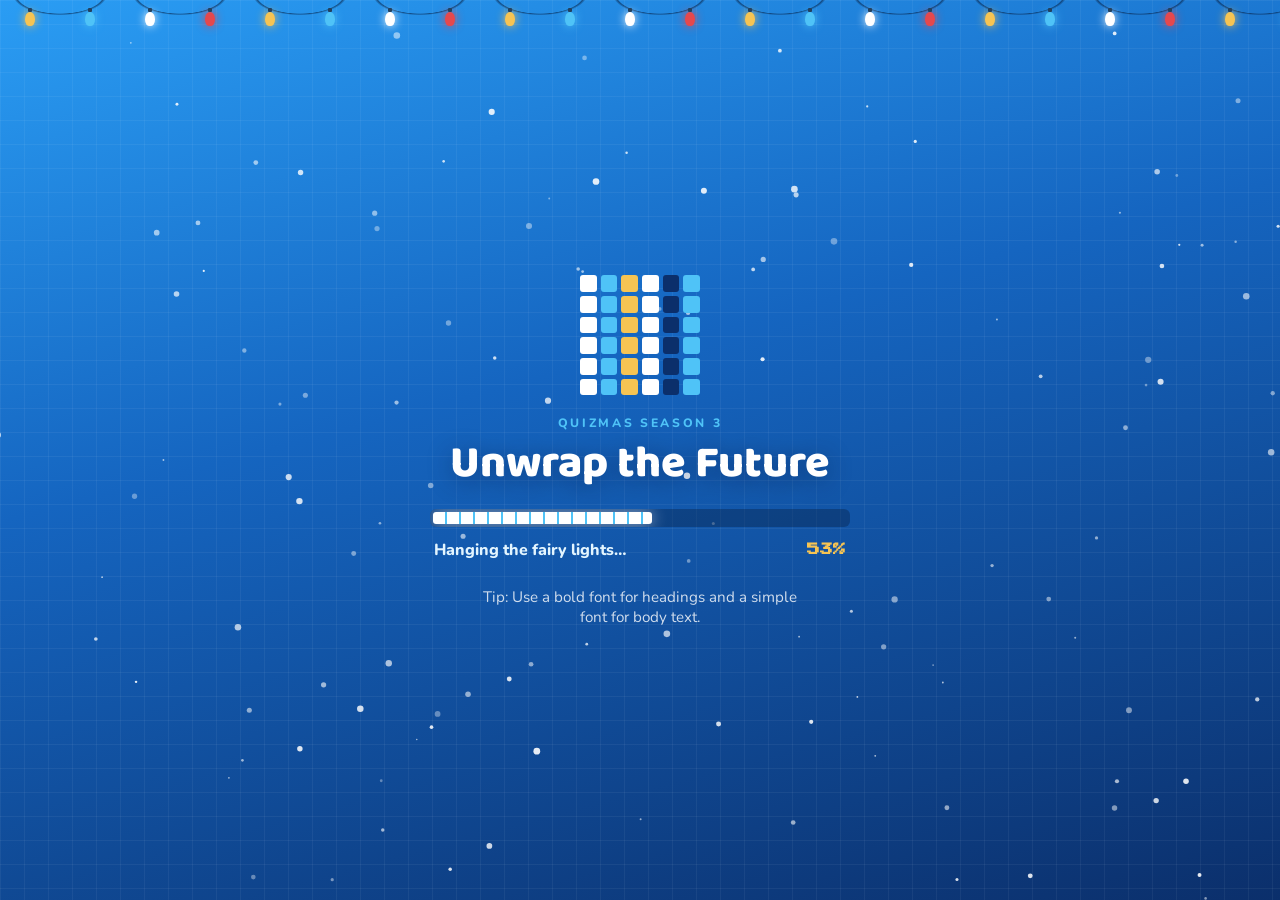
<file: index.html>
<!doctype html>
<html lang="en">
<head>
<meta charset="utf-8">
<meta name="viewport" content="width=device-width, initial-scale=1, viewport-fit=cover, user-scalable=no">
<meta name="theme-color" content="#0b2f6b">
<title>Pixel Panic · Quizmas Game Hub</title>
<meta name="description" content="Quizmas Season 3 graphic design game: help Pixel the elf design the perfect poster before the deadline.">
<link rel="icon" href="favicon.svg" type="image/svg+xml">
<link rel="preload" href="fonts/baloo-2-latin-800-normal.woff2" as="font" type="font/woff2" crossorigin>
<link rel="preload" href="fonts/press-start-2p-latin-400-normal.woff2" as="font" type="font/woff2" crossorigin>
<link rel="stylesheet" href="css/app.css">
<script type="importmap">{ "imports": { "three": "./vendor/three.module.min.js" } }</script>
</head>
<body>
<canvas id="snow" aria-hidden="true"></canvas>
<div id="lights" aria-hidden="true"></div>

<!-- 1. LOADER -->
<section id="loader" class="screen active" aria-live="polite">
  <div class="loader-card">
    <div class="pixel-grid" aria-hidden="true"></div>
    <p class="season">QUIZMAS SEASON 3</p>
    <h1 class="loader-title">Unwrap the Future</h1>
    <div class="loader-bar" role="progressbar" aria-label="Loading the game" aria-valuemin="0" aria-valuemax="100" aria-valuenow="0">
      <div class="loader-fill"></div>
    </div>
    <p class="loader-status"><span id="loaderText">Sharpening the pencils…</span> <b id="loaderPct">0%</b></p>
    <p class="loader-tip" id="loaderTip">Tip: Use a bold font for headings and a simple font for body text.</p>
  </div>
</section>

<!-- 2. SNOW GLOBE (3D) + INTRO -->
<section id="globe" class="screen">
  <div id="globeStage" aria-hidden="true"></div>
  <p class="globe-hint" id="globeHint"><span class="tap-dot"></span>Tap the snow globe to shake it</p>
  <div class="intro" id="intro">
    <p class="track">Graphic Design Track · Game 2</p>
    <h1 class="pp-title"><span>PIXEL</span><span>PANIC</span></h1>
    <p class="pp-sub">The Perfect Poster Challenge</p>
    <div class="panel intro-card">
      <p>Pixel the elf has a poster due in 5 minutes and needs a real designer. That's you!</p>
      <ul class="how">
        <li><b>1</b><span>Pick the fonts</span></li>
        <li><b>2</b><span>Order the text</span></li>
        <li><b>3</b><span>Match the colours</span></li>
        <li><b>4</b><span>Finish the poster</span></li>
      </ul>
      <button class="btn btn-gold" id="startBtn">Start Game</button>
    </div>
  </div>
</section>

<!-- 3. ENTRY -->
<section id="entry" class="screen">
  <form class="panel entry-panel" id="entryForm" novalidate>
    <h2>Who's designing?</h2>
    <p class="muted">Your score is saved to the Quizmas leaderboard.</p>
    <label for="playerName">Your name</label>
    <input id="playerName" name="playerName" autocomplete="name" maxlength="40" placeholder="e.g. Ada Okafor" required>
    <label for="quizmasId">Quizmas ID</label>
    <input id="quizmasId" name="quizmasId" autocomplete="off" maxlength="20" placeholder="e.g. QZ-1024" required>
    <p class="form-error" id="entryError" role="alert"></p>
    <p class="attempt-note" id="attemptNote"></p>
    <button class="btn btn-gold" type="submit">Continue</button>
  </form>
</section>

<!-- 4. DESIGN BRIEF -->
<section id="brief" class="screen">
  <div class="brief-wrap">
    <div class="elf-big" id="elfBrief"></div>
    <div class="speech" id="briefSpeech"></div>
    <article class="brief-card" id="briefCard"></article>
  </div>
  <button class="skip" id="skipBrief">Skip ›</button>
</section>

<!-- 5. GAME -->
<section id="game" class="screen">
  <header class="hud">
    <div class="stages" id="stageDots">
      <span data-s="1"><i>1</i><em>Fonts</em></span>
      <span data-s="2"><i>2</i><em>Hierarchy</em></span>
      <span data-s="3"><i>3</i><em>Colours</em></span>
      <span data-s="4"><i>4</i><em>Poster</em></span>
    </div>
    <div class="timer" id="timer"><svg viewBox="0 0 36 36"><circle cx="18" cy="18" r="15.5" class="t-bg"/><circle cx="18" cy="18" r="15.5" class="t-fg" id="timerRing"/></svg><b id="timerText">0:45</b></div>
    <button class="icon-btn" id="briefBtn" aria-label="Show the design brief">📋</button>
    <button class="icon-btn" id="muteBtn" aria-label="Sound on"><span>🔊</span></button>
  </header>
  <div class="play">
    <div class="poster-area" id="posterArea">
      <div class="easel" id="easel"><div class="poster-holder" id="posterHolder"></div></div>
    </div>
    <aside class="side panel" id="side">
      <div class="side-head">
        <div class="elf-mini" id="elfMini"></div>
        <div>
          <h2 id="sideTitle">Choose your fonts</h2>
          <p id="sideText" class="muted"></p>
        </div>
      </div>
      <p class="says" id="elfSays" hidden></p>
      <div id="sideBody"></div>
      <div class="side-actions" id="sideActions"></div>
    </aside>
  </div>
  <div class="toast" id="toast" role="status"></div>
</section>

<!-- 6. RESULTS -->
<section id="results" class="screen">
  <div class="results-wrap">
    <div class="street" id="street">
      <div class="billboard" id="billboard">
        <div class="bulbs" id="bulbs"></div>
        <div class="bb-snow"></div>
        <div class="bb-poster" id="bbPoster"></div>
        <div class="bb-legs"><i></i><i></i></div>
      </div>
    </div>
    <div class="panel results-panel" id="resultsPanel">
      <p class="season">PIXEL PANIC · RESULTS</p>
      <h2 id="resultsName">Well done!</h2>
      <div class="score-ring">
        <svg viewBox="0 0 120 120"><circle cx="60" cy="60" r="52" class="r-bg"/><circle cx="60" cy="60" r="52" class="r-fg" id="scoreRing"/></svg>
        <div class="score-num"><b id="scoreNum">0</b><span>/ 100</span></div>
      </div>
      <p class="level" id="levelText"></p>
      <p class="attempt-tag" id="attemptTag"></p>
      <div class="breakdown" id="breakdown"></div>
      <div class="feedback" id="feedback"></div>
      <div class="choices" id="choices"></div>
      <p class="save-status" id="saveStatus"></p>
      <div class="results-actions">
        <button class="btn btn-gold" id="badgeBtn">Download my Design Badge</button>
        <button class="btn btn-ghost" id="againBtn">Play again (practice)</button>
      </div>
    </div>
  </div>
  <canvas id="confetti" aria-hidden="true"></canvas>
</section>

<noscript><p class="noscript">Pixel Panic needs JavaScript turned on.</p></noscript>
<script src="vendor/gsap.min.js"></script>
<script src="js/config.js"></script>
<script type="module" src="js/app.js"></script>
</body>
</html>
</file>
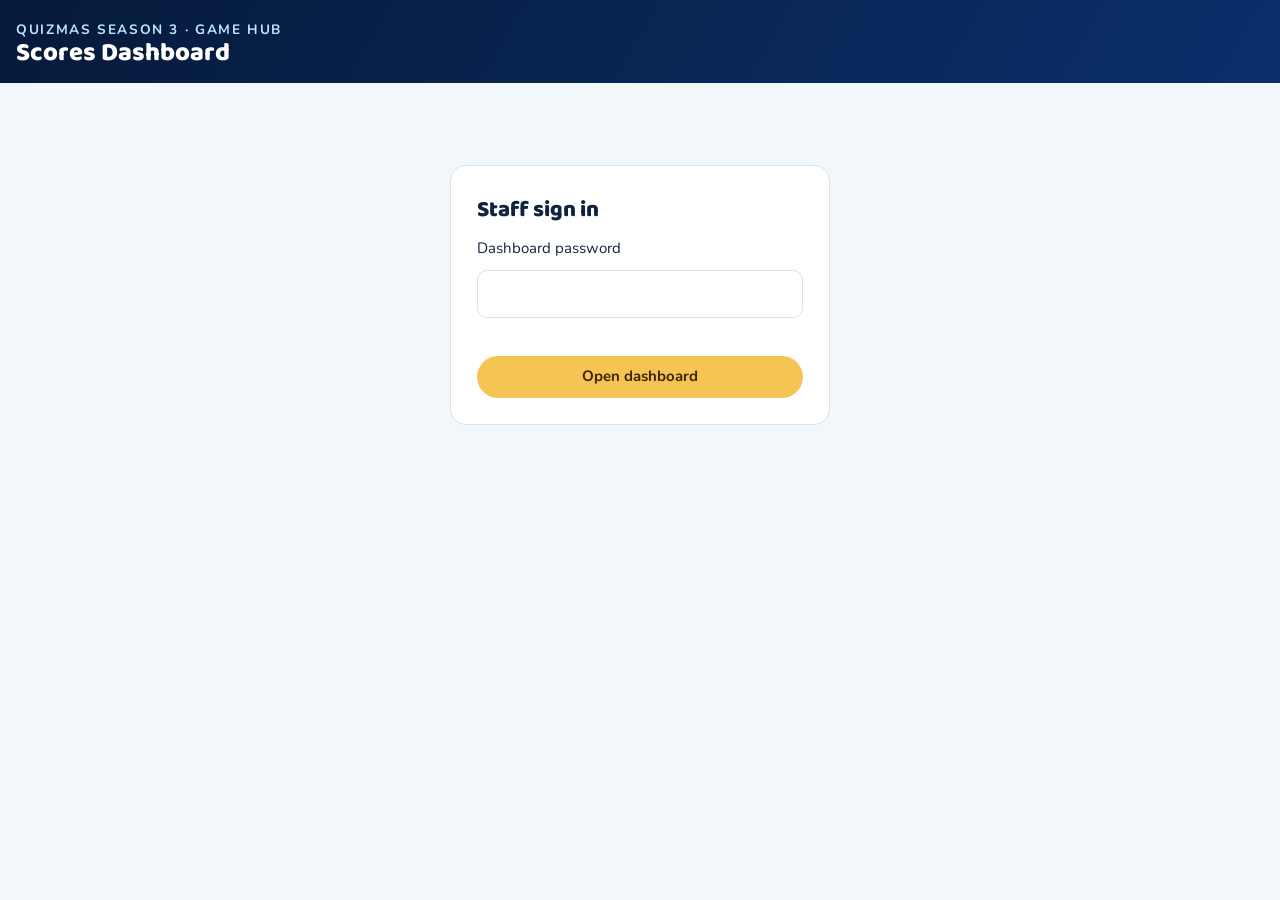
<file: dashboard/index.html>
<!doctype html>
<html lang="en">
<head>
<meta charset="utf-8">
<meta name="viewport" content="width=device-width, initial-scale=1">
<meta name="robots" content="noindex">
<title>Quizmas Scores Dashboard</title>
<link rel="icon" href="../favicon.svg" type="image/svg+xml">
<style>
@font-face { font-family: "Baloo 2"; src: url(../fonts/baloo-2-latin-800-normal.woff2) format("woff2"); font-weight: 800; }
@font-face { font-family: "Nunito"; src: url(../fonts/nunito-latin-400-normal.woff2) format("woff2"); font-weight: 400; }
@font-face { font-family: "Nunito"; src: url(../fonts/nunito-latin-700-normal.woff2) format("woff2"); font-weight: 700; }
/* Staff dashboard: calm, readable, Decipher blues. */
:root { --navy: #0b2f6b; --deep: #061a3a; --sky: #4fc3f7; --bg: #f2f7fb; --card: #ffffff; --line: #d8e3ee; --ink: #10233f; --muted: #5b6f8a; --gold: #f6c453; --good: #148a5b; --practice: #8a6d1d; }
* { box-sizing: border-box; }
[hidden] { display: none !important; }
body { margin: 0; background: var(--bg); color: var(--ink); font: 400 15px/1.45 Nunito, system-ui, sans-serif; }
header { background: linear-gradient(120deg, var(--deep), var(--navy)); color: #fff; padding: 18px max(16px, env(safe-area-inset-left, 0px)); }
.wrap { max-width: 1280px; margin: 0 auto; padding-left: max(16px, env(safe-area-inset-left, 0px)); padding-right: max(16px, env(safe-area-inset-right, 0px)); }
header .wrap { display: flex; align-items: center; gap: 14px; flex-wrap: wrap; padding: 0; }
h1 { font: 800 1.6rem/1 "Baloo 2", sans-serif; margin: 0; }
header p { margin: 2px 0 0; color: #bfe6ff; font-weight: 700; font-size: .85rem; letter-spacing: .12em; text-transform: uppercase; }
header .spacer { flex: 1; }
button, select, input { font: inherit; }
.btn { border: 0; border-radius: 999px; padding: 10px 18px; font-weight: 700; cursor: pointer; background: var(--sky); color: var(--deep); }
.btn.ghost { background: rgba(255,255,255,.14); color: #fff; border: 1px solid rgba(255,255,255,.3); }
.btn.gold { background: var(--gold); color: #3b2500; }
.btn:focus-visible, input:focus-visible, select:focus-visible { outline: 3px solid var(--sky); outline-offset: 2px; }
main { padding-block: 22px 40px; }
.login { max-width: 380px; margin: 60px auto; background: var(--card); border: 1px solid var(--line); border-radius: 16px; padding: 26px; display: grid; gap: 10px; }
.login h2 { margin: 0; font: 800 1.4rem "Baloo 2", sans-serif; }
.login input { padding: 12px 14px; border-radius: 10px; border: 1px solid var(--line); }
.err { color: #b42318; font-weight: 700; min-height: 1.2em; margin: 0; }
.note { background: #fff8e1; border: 1px solid #f1d58a; border-radius: 12px; padding: 12px 14px; margin-bottom: 16px; font-weight: 700; color: #6b5200; }
.tiles { display: grid; grid-template-columns: repeat(auto-fit, minmax(180px, 1fr)); gap: 12px; margin-bottom: 18px; }
.tile { background: var(--card); border: 1px solid var(--line); border-radius: 14px; padding: 14px 16px; }
.tile span { color: var(--muted); font-weight: 700; font-size: .85rem; }
.tile b { display: block; font: 800 2rem/1.1 "Baloo 2", sans-serif; color: var(--navy); font-variant-numeric: tabular-nums; }
.tools { display: flex; gap: 10px; flex-wrap: wrap; align-items: center; margin-bottom: 12px; }
.tools input, .tools select { padding: 10px 12px; border-radius: 10px; border: 1px solid var(--line); background: #fff; min-width: 0; }
.tools input { flex: 1 1 220px; }
.tools .right { margin-left: auto; display: flex; gap: 8px; flex-wrap: wrap; }
.tools .btn { background: var(--navy); color: #fff; }
.table-box { background: var(--card); border: 1px solid var(--line); border-radius: 14px; overflow-x: auto; }
table { width: 100%; border-collapse: collapse; font-size: .92rem; }
th, td { padding: 10px 12px; text-align: left; border-bottom: 1px solid var(--line); white-space: nowrap; }
td.wrap { white-space: normal; min-width: 260px; }
th { background: #eaf2f9; font-weight: 700; cursor: pointer; position: sticky; top: 0; user-select: none; }
th[aria-sort="ascending"]::after { content: " ▲"; font-size: .7em; }
th[aria-sort="descending"]::after { content: " ▼"; font-size: .7em; }
td.num { text-align: right; font-variant-numeric: tabular-nums; }
.pill { display: inline-block; padding: 2px 10px; border-radius: 999px; font-weight: 700; font-size: .8rem; }
.pill.official { background: #dcf5ea; color: var(--good); }
.pill.practice { background: #fdf0cc; color: var(--practice); }
.empty { padding: 40px; text-align: center; color: var(--muted); font-weight: 700; }
.updated { color: var(--muted); font-size: .85rem; margin: 10px 2px 0; }
</style>
</head>
<body>
<header>
  <div class="wrap">
    <div><p>Quizmas Season 3 · Game Hub</p><h1>Scores Dashboard</h1></div>
    <div class="spacer"></div>
    <button class="btn ghost" id="refreshBtn" hidden>Refresh</button>
    <button class="btn ghost" id="logoutBtn" hidden>Sign out</button>
  </div>
</header>
<main class="wrap">
  <form class="login" id="login">
    <h2>Staff sign in</h2>
    <label for="key">Dashboard password</label>
    <input id="key" type="password" autocomplete="current-password" required>
    <p class="err" id="loginErr"></p>
    <button class="btn gold" type="submit">Open dashboard</button>
  </form>

  <section id="dash" hidden>
    <div class="note" id="localNote" hidden>The score sheet isn't connected yet, so this shows only the results saved on this device. Add the Google Sheet link in js/config.js to see everyone's scores.</div>
    <div class="tiles">
      <div class="tile"><span>Students played</span><b id="tPlayers">0</b></div>
      <div class="tile"><span>Average official score</span><b id="tAvg">0</b></div>
      <div class="tile"><span>Highest official score</span><b id="tTop">0</b></div>
      <div class="tile"><span>Games recorded (incl. practice)</span><b id="tRows">0</b></div>
    </div>
    <div class="tools">
      <input id="search" placeholder="Search name or Quizmas ID…" aria-label="Search name or Quizmas ID">
      <select id="gameFilter" aria-label="Filter by game"><option value="">All games</option></select>
      <select id="typeFilter" aria-label="Official or practice">
        <option value="Official">Official scores only</option>
        <option value="">Official + practice</option>
        <option value="Practice">Practice only</option>
      </select>
      <div class="right">
        <button class="btn" id="csvBtn">Export CSV</button>
        <button class="btn" id="xlsxBtn">Export Excel</button>
      </div>
    </div>
    <div class="table-box"><table id="tbl"><thead></thead><tbody></tbody></table></div>
    <p class="updated" id="updated"></p>
  </section>
</main>
<script src="../js/config.js"></script>
<script src="../vendor/xlsx.mini.min.js"></script>
<script>
const CFG = window.DR_CONFIG;
const $ = (id) => document.getElementById(id);
const COLS = ["Date & time", "Name", "Quizmas ID", "Game", "Official?", "Score", "Level", "Breakdown", "Progress", "Time (sec)", "Device"];
let all = [], headers = [], sortCol = "Score", sortDir = -1, keyCache = "";

function fromLocal() {
  // Test mode (no sheet connected): read the scores waiting on this device, from every Quizmas game.
  let q = [];
  try {
    for (let k = 0; k < localStorage.length; k++) {
      const key = localStorage.key(k);
      if (/_queue/.test(key)) q = q.concat(JSON.parse(localStorage.getItem(key) || "[]"));
    }
  } catch { q = []; }
  // Same columns as the Google Sheet. Older Design Rescue results get their breakdown built here.
  headers = ["Date & time", "Name", "Quizmas ID", "Game", "Official?", "Attempt", "Score", "Max", "Level", "Breakdown", "Progress", "Time (sec)", "Device", "Strength", "To improve", "Game key", "Details"];
  const bd = (r) => r.breakdown || (r.spotScore !== undefined ? `Spot ${r.spotScore}/30 · Layout ${r.layoutScore}/40 · Final touch ${r.finalTouchScore}/30` : "");
  const pr = (r) => r.progress || (r.problemsFound !== undefined ? `${r.problemsFound} problems found · ${r.corrections} corrections` : "");
  return q.map((r) => [r.timestamp, r.name, r.quizmasId, r.gameName, r.official ? "Official" : "Practice", r.attempt, r.score, r.maxScore, r.level, bd(r), pr(r), r.totalSeconds, r.device, r.strength, r.improve, r.game, ""]);
}

async function load(key) {
  if (!CFG.SHEETS_URL) {
    $("localNote").hidden = false;
    all = fromLocal();
    return true;
  }
  const res = await fetch(`${CFG.SHEETS_URL}?key=${encodeURIComponent(key)}&t=${Date.now()}`);
  const data = await res.json();
  if (!data.ok) throw new Error(data.error || "Could not load scores");
  headers = data.headers;
  all = data.rows;
  return true;
}

const idx = (name) => headers.indexOf(name);
function filtered() {
  const q = $("search").value.trim().toLowerCase();
  const g = $("gameFilter").value, t = $("typeFilter").value;
  return all.filter((r) => (!q || String(r[idx("Name")]).toLowerCase().includes(q) || String(r[idx("Quizmas ID")]).toLowerCase().includes(q))
    && (!g || r[idx("Game")] === g) && (!t || r[idx("Official?")] === t));
}
function fmtDate(v) {
  const d = new Date(v);
  return isNaN(d) ? String(v) : d.toLocaleString("en-GB", { day: "2-digit", month: "short", hour: "2-digit", minute: "2-digit" });
}
function render() {
  const games = [...new Set(all.map((r) => r[idx("Game")]))].filter(Boolean);
  const gf = $("gameFilter"), cur = gf.value;
  gf.innerHTML = `<option value="">All games</option>` + games.map((g) => `<option${g === cur ? " selected" : ""}>${g}</option>`).join("");
  const official = all.filter((r) => r[idx("Official?")] === "Official");
  const scores = official.map((r) => Number(r[idx("Score")]) || 0);
  $("tPlayers").textContent = new Set(all.map((r) => r[idx("Quizmas ID")])).size;
  $("tAvg").textContent = scores.length ? Math.round(scores.reduce((a, b) => a + b, 0) / scores.length) : 0;
  $("tTop").textContent = scores.length ? Math.max(...scores) : 0;
  $("tRows").textContent = all.length;

  const rows = filtered().sort((a, b) => {
    const x = a[idx(sortCol)], y = b[idx(sortCol)];
    return (typeof x === "number" && typeof y === "number" ? x - y : String(x).localeCompare(String(y))) * sortDir;
  });
  $("tbl").tHead.innerHTML = "<tr>" + COLS.map((c) => `<th scope="col" ${c === sortCol ? `aria-sort="${sortDir > 0 ? "ascending" : "descending"}"` : ""} data-c="${c}">${c}</th>`).join("") + "</tr>";
  $("tbl").tBodies[0].innerHTML = rows.length ? rows.map((r) => "<tr>" + COLS.map((c) => {
    const v = r[idx(c)];
    if (c === "Official?") return `<td><span class="pill ${String(v).toLowerCase()}">${v}</span></td>`;
    if (c === "Date & time") return `<td>${fmtDate(v)}</td>`;
    if (c === "Breakdown") return `<td class="wrap">${v ?? ""}</td>`;
    const num = typeof v === "number";
    return `<td class="${num ? "num" : ""}">${v ?? ""}</td>`;
  }).join("") + "</tr>").join("") : `<tr><td class="empty" colspan="${COLS.length}">No scores match yet.</td></tr>`;
  $("tbl").tHead.querySelectorAll("th").forEach((th) => th.addEventListener("click", () => {
    const c = th.dataset.c;
    sortDir = c === sortCol ? -sortDir : (c === "Name" || c === "Game" ? 1 : -1);
    sortCol = c;
    render();
  }));
  $("updated").textContent = `Showing ${rows.length} of ${all.length} · updated ${new Date().toLocaleTimeString("en-GB")}`;
}

function exportRows() { return [headers, ...filtered()]; }
function stamp() { return new Date().toISOString().slice(0, 16).replace(/[:T]/g, "-"); }
$("csvBtn").addEventListener("click", () => {
  const csv = exportRows().map((r) => r.map((v) => `"${String(v ?? "").replace(/"/g, '""')}"`).join(",")).join("\r\n");
  const a = document.createElement("a");
  a.href = URL.createObjectURL(new Blob(["﻿" + csv], { type: "text/csv;charset=utf-8" }));
  a.download = `quizmas-scores-${stamp()}.csv`;
  a.click();
});
$("xlsxBtn").addEventListener("click", () => {
  const ws = XLSX.utils.aoa_to_sheet(exportRows());
  ws["!cols"] = headers.map((h) => ({ wch: Math.max(10, h.length + 2) }));
  const wb = XLSX.utils.book_new();
  XLSX.utils.book_append_sheet(wb, ws, "Scores");
  XLSX.writeFile(wb, `quizmas-scores-${stamp()}.xlsx`);
});
["search", "gameFilter", "typeFilter"].forEach((id) => $(id).addEventListener("input", render));

async function open(key) {
  try {
    $("loginErr").textContent = "Loading…";
    await load(key);
    keyCache = key;
    try { sessionStorage.setItem("qz_dash_key", key); } catch { /* ignore */ }
    $("login").hidden = true;
    $("dash").hidden = false;
    $("refreshBtn").hidden = $("logoutBtn").hidden = false;
    render();
  } catch (e) {
    $("loginErr").textContent = e.message === "Wrong password" ? "That password isn't right." : "Couldn't reach the score sheet. Check the internet connection.";
  }
}
$("login").addEventListener("submit", (e) => { e.preventDefault(); open($("key").value.trim()); });
$("refreshBtn").addEventListener("click", () => open(keyCache));
$("logoutBtn").addEventListener("click", () => { try { sessionStorage.removeItem("qz_dash_key"); } catch { /* ignore */ } location.reload(); });
setInterval(() => { if (keyCache && !document.hidden) load(keyCache).then(render).catch(() => {}); }, 30000);
let saved = null;
try { saved = sessionStorage.getItem("qz_dash_key"); } catch { /* ignore */ }
if (saved) open(saved);
</script>
</body>
</html>
</file>
<file: css/app.css>
/* Pixel Panic · Quizmas Season 3
   Look: a bright Christmas design studio in Decipher sky blue, dark blue and white,
   with white "paper" panels, string lights and a pixel-style title. */
@font-face { font-family: "Baloo 2"; src: url(../fonts/baloo-2-latin-700-normal.woff2) format("woff2"); font-weight: 700; font-display: swap; }
@font-face { font-family: "Baloo 2"; src: url(../fonts/baloo-2-latin-800-normal.woff2) format("woff2"); font-weight: 800; font-display: swap; }
@font-face { font-family: "Nunito"; src: url(../fonts/nunito-latin-400-normal.woff2) format("woff2"); font-weight: 400; font-display: swap; }
@font-face { font-family: "Nunito"; src: url(../fonts/nunito-latin-700-normal.woff2) format("woff2"); font-weight: 700; font-display: swap; }
@font-face { font-family: "Nunito"; src: url(../fonts/nunito-latin-800-normal.woff2) format("woff2"); font-weight: 800; font-display: swap; }
@font-face { font-family: "Press Start 2P"; src: url(../fonts/press-start-2p-latin-400-normal.woff2) format("woff2"); font-display: swap; }
/* Poster fonts the student chooses from */
@font-face { font-family: "Playfair Display"; src: url(../fonts/playfair-display-latin-800-normal.woff2) format("woff2"); font-weight: 800; font-display: swap; }
@font-face { font-family: "Poppins"; src: url(../fonts/poppins-latin-500-normal.woff2) format("woff2"); font-weight: 500; font-display: swap; }
@font-face { font-family: "Poppins"; src: url(../fonts/poppins-latin-700-normal.woff2) format("woff2"); font-weight: 700; font-display: swap; }
@font-face { font-family: "Poppins"; src: url(../fonts/poppins-latin-800-normal.woff2) format("woff2"); font-weight: 800; font-display: swap; }
@font-face { font-family: "Bungee"; src: url(../fonts/bungee-latin-400-normal.woff2) format("woff2"); font-display: swap; }
@font-face { font-family: "Pacifico"; src: url(../fonts/pacifico-latin-400-normal.woff2) format("woff2"); font-display: swap; }
@font-face { font-family: "Creepster"; src: url(../fonts/creepster-latin-400-normal.woff2) format("woff2"); font-display: swap; }
@font-face { font-family: "Merriweather"; src: url(../fonts/merriweather-latin-400-normal.woff2) format("woff2"); font-weight: 400; font-display: swap; }
@font-face { font-family: "Merriweather"; src: url(../fonts/merriweather-latin-700-normal.woff2) format("woff2"); font-weight: 700; font-display: swap; }

:root {
  --deep: #061a3a;
  --navy: #0b2f6b;
  --blue: #1565c0;
  --sky: #4fc3f7;
  --ice: #e3f5ff;
  --white: #ffffff;
  --gold: #f6c453;
  --gold-deep: #d99a1e;
  --red: #e5484d;
  --good: #16a36a;
  --good-soft: #d9f7ea;
  --bad: #e5484d;
  --ink: #0b2f6b;
  --muted-ink: #4f6688;
  --paper: rgba(255, 255, 255, .95);
  --line: #cfe3f3;
  --display: "Baloo 2", "Trebuchet MS", system-ui, sans-serif;
  --body: "Nunito", system-ui, -apple-system, "Segoe UI", sans-serif;
  --pixel: "Press Start 2P", "Courier New", monospace;
  --radius: 22px;
  --safe-t: env(safe-area-inset-top, 0px);
  --safe-b: env(safe-area-inset-bottom, 0px);
  color-scheme: light;
}
* { box-sizing: border-box; }
[hidden] { display: none !important; }
html, body { margin: 0; height: 100%; }
body {
  background:
    linear-gradient(rgba(255,255,255,.05) 1px, transparent 1px) 0 0/24px 24px,
    linear-gradient(90deg, rgba(255,255,255,.05) 1px, transparent 1px) 0 0/24px 24px,
    linear-gradient(165deg, #2a9df4 0%, var(--blue) 42%, var(--navy) 100%);
  color: var(--white);
  font-family: var(--body);
  overflow: hidden;
  touch-action: manipulation;
  -webkit-tap-highlight-color: transparent;
  user-select: none;
}
button, input { font: inherit; }
.noscript { padding: 40px; text-align: center; }

#snow { position: fixed; inset: 0; width: 100%; height: 100%; z-index: 0; pointer-events: none; }
/* String lights along the top of every screen */
#lights { position: fixed; left: 0; right: 0; top: calc(-6px + var(--safe-t)); height: 46px; z-index: 1; pointer-events: none;
  background: radial-gradient(ellipse 60% 70% at 50% 0, transparent 60%, rgba(6,26,58,.55) 62%, transparent 66%) 0 0/120px 46px repeat-x; }
#lights i { position: absolute; top: 18px; width: 10px; height: 14px; border-radius: 50% 50% 45% 45%; animation: twinkle 1.6s ease-in-out infinite; }
#lights i::before { content: ""; position: absolute; top: -4px; left: 3px; width: 4px; height: 4px; background: #23415f; border-radius: 1px; }
@keyframes twinkle { 50% { opacity: .35; filter: none; } }

/* ---------- screens ---------- */
.screen {
  position: fixed; inset: 0; z-index: 2;
  display: none; align-items: center; justify-content: center;
  padding: calc(18px + var(--safe-t)) max(16px, env(safe-area-inset-right, 0px)) calc(16px + var(--safe-b)) max(16px, env(safe-area-inset-left, 0px));
}
.screen.active { display: flex; }
.panel { background: var(--paper); color: var(--ink); border-radius: var(--radius); box-shadow: 0 18px 50px rgba(6,26,58,.35), 0 0 0 1px rgba(255,255,255,.6) inset; }
h1, h2, h3 { font-family: var(--display); font-weight: 800; margin: 0; line-height: 1.05; }
.muted { color: var(--muted-ink); margin: .3em 0 0; }
.small { font-size: .9rem; }
.season { font: 800 .76rem/1 var(--body); letter-spacing: .22em; color: var(--sky); margin: 0 0 10px; text-transform: uppercase; }
.panel .season { color: var(--blue); }

.btn { border: 0; cursor: pointer; border-radius: 999px; padding: 14px 30px; font: 800 1.08rem/1 var(--display); letter-spacing: .02em; transition: transform .15s ease, box-shadow .15s ease, filter .15s; }
.btn:active { transform: scale(.96); }
.btn:focus-visible, .icon-btn:focus-visible, input:focus-visible, .chip:focus-visible, .tray-item:focus-visible, .tab:focus-visible { outline: 3px solid var(--gold); outline-offset: 3px; }
.btn-gold { background: linear-gradient(180deg, #ffe08a, var(--gold) 45%, var(--gold-deep)); color: #3b2500; box-shadow: 0 6px 0 #a96f0c, 0 14px 30px rgba(246,196,83,.35); }
.btn-gold:active { box-shadow: 0 2px 0 #a96f0c; transform: translateY(4px); }
.btn-ghost { background: var(--ice); color: var(--navy); }
.btn-blue { background: var(--blue); color: #fff; box-shadow: 0 5px 0 #0b3f86; }
.btn[disabled] { opacity: .45; pointer-events: none; }
.icon-btn { width: 44px; height: 44px; border-radius: 50%; border: 0; background: rgba(255,255,255,.18); color: #fff; cursor: pointer; font-size: 1.1rem; flex: none; }

/* ---------- loader ---------- */
.loader-card { text-align: center; width: min(420px, 92vw); }
.pixel-grid { width: 120px; height: 120px; margin: 0 auto 22px; display: grid; grid-template-columns: repeat(6, 1fr); gap: 4px; }
.pixel-grid i { border-radius: 3px; background: rgba(255,255,255,.14); animation: pix 1.8s ease-in-out infinite; }
@keyframes pix { 0%, 100% { transform: scale(.6); opacity: .4; } 50% { transform: scale(1); opacity: 1; } }
.loader-title { font-size: clamp(2rem, 7vw, 2.8rem); margin-bottom: 22px; text-shadow: 0 4px 24px rgba(6,26,58,.4); }
.loader-bar { position: relative; height: 18px; border-radius: 6px; background: rgba(6,26,58,.35); overflow: hidden; padding: 3px; }
.loader-fill { height: 100%; width: 0%; border-radius: 3px; background: repeating-linear-gradient(90deg, #fff 0 12px, var(--sky) 12px 14px); box-shadow: 0 0 16px rgba(255,255,255,.6); transition: width .25s ease-out; }
.loader-status { display: flex; justify-content: space-between; margin: 12px 4px 0; font-weight: 800; color: var(--ice); }
.loader-status b { font-family: var(--pixel); font-size: .8rem; color: var(--gold); font-variant-numeric: tabular-nums; align-self: center; }
.loader-tip { margin: 26px auto 0; max-width: 340px; color: rgba(255,255,255,.8); font-size: .95rem; min-height: 2.6em; }

/* ---------- globe + intro ---------- */
#globe { padding: 0; }
#globeStage { position: absolute; inset: 0; cursor: pointer; }
#globeStage canvas { display: block; }
.globe-hint { position: fixed; left: 0; right: 0; bottom: calc(9vh + var(--safe-b)); text-align: center; font: 800 1.2rem var(--display); margin: 0; display: flex; justify-content: center; align-items: center; gap: 10px; animation: bob 1.6s ease-in-out infinite; pointer-events: none; }
.tap-dot { width: 14px; height: 14px; border-radius: 50%; background: var(--gold); box-shadow: 0 0 0 0 rgba(246,196,83,.7); animation: ping 1.4s ease-out infinite; }
@keyframes ping { to { box-shadow: 0 0 0 18px rgba(246,196,83,0); } }
@keyframes bob { 0%, 100% { transform: translateY(0); } 50% { transform: translateY(-6px); } }
.intro { position: relative; z-index: 3; text-align: center; display: none; padding: 0 16px; width: min(560px, 100%); }
.intro .track { font-weight: 800; color: var(--ice); letter-spacing: .14em; text-transform: uppercase; font-size: .8rem; margin: 0 0 14px; }
.pp-title { font-family: var(--pixel); font-weight: 400; font-size: clamp(2.2rem, 10vw, 4.6rem); line-height: 1.15; display: flex; flex-direction: column; align-items: center; gap: .1em; text-shadow: 4px 4px 0 var(--navy), 8px 8px 0 rgba(6,26,58,.35); }
.pp-title span { display: inline-block; }
.pp-title span:last-child { color: var(--gold); }
.pp-sub { font: 800 clamp(1.15rem, 4vw, 1.6rem) var(--display); color: #fff; margin: 14px 0 18px; }
.intro-card { padding: 20px 22px; text-align: left; }
.intro-card p { margin: 0 0 12px; font-weight: 700; line-height: 1.4; }
.how { list-style: none; padding: 0; margin: 0 0 18px; display: grid; grid-template-columns: repeat(4, 1fr); gap: 8px; }
.how li { background: var(--ice); border-radius: 14px; padding: 10px 6px; text-align: center; font-weight: 800; font-size: .85rem; display: flex; flex-direction: column; align-items: center; gap: 6px; }
.how b { width: 30px; height: 30px; border-radius: 8px; display: grid; place-items: center; background: var(--blue); color: #fff; font: 400 .7rem var(--pixel); }
.intro-card .btn { width: 100%; }

/* ---------- entry ---------- */
.entry-panel { width: min(420px, 100%); padding: 28px 26px; display: flex; flex-direction: column; gap: 6px; }
.entry-panel h2 { font-size: 2rem; }
.entry-panel label { margin-top: 14px; font-weight: 800; font-size: .95rem; }
.entry-panel input { user-select: text; width: 100%; padding: 14px 16px; border-radius: 14px; font-size: 1.1rem; border: 2px solid var(--line); background: #f6fbff; color: var(--ink); }
.entry-panel input:focus { border-color: var(--blue); outline: none; }
.entry-panel .btn { margin-top: 18px; }
.form-error { color: var(--bad); min-height: 1.2em; margin: 8px 0 0; font-weight: 800; }
.attempt-note { margin: 0; color: #9a6a00; font-weight: 800; }

/* ---------- brief ---------- */
.brief-wrap { display: grid; grid-template-columns: auto 1fr; grid-template-areas: "elf speech" "card card"; gap: 16px; width: min(640px, 100%); align-items: center; }
.elf-big { grid-area: elf; width: clamp(110px, 24vw, 160px); }
.speech { grid-area: speech; position: relative; background: #fff; color: var(--navy); border-radius: 22px; padding: 16px 20px; font: 800 clamp(1rem, 3.4vw, 1.2rem)/1.35 var(--body); min-height: 4.2em; box-shadow: 0 12px 30px rgba(6,26,58,.3); }
.speech::before { content: ""; position: absolute; left: -12px; top: 30px; border: 12px solid transparent; border-right-color: #fff; border-left: 0; }
.brief-card { grid-area: card; position: relative; background: #fffdf6; color: var(--ink); border-radius: 6px 22px 22px 22px; padding: 22px 22px 20px; box-shadow: 0 18px 40px rgba(6,26,58,.35); transform: rotate(-1deg); }
.brief-card::before { content: "DESIGN BRIEF"; position: absolute; top: -14px; left: 18px; background: var(--red); color: #fff; font: 400 .62rem var(--pixel); padding: 8px 10px; border-radius: 6px; letter-spacing: .05em; }
.brief-card h2 { font-size: clamp(1.4rem, 5vw, 1.9rem); margin: 6px 0 2px; }
.brief-card .client { color: var(--muted-ink); font-weight: 700; margin: 0 0 12px; }
.brief-grid { display: grid; grid-template-columns: 1fr 1fr; gap: 10px; margin-bottom: 16px; }
.brief-grid div { background: #f0f8ff; border-radius: 12px; padding: 10px 12px; font-weight: 700; font-size: .92rem; line-height: 1.35; }
.brief-grid b { display: block; font: 800 .72rem var(--body); letter-spacing: .12em; text-transform: uppercase; color: var(--blue); margin-bottom: 3px; }
.brief-grid .wide { grid-column: 1 / -1; }
.brief-card .btn { width: 100%; }
.skip { position: absolute; top: calc(18px + var(--safe-t)); right: 16px; background: none; border: 0; color: rgba(255,255,255,.85); font: 800 1rem var(--display); cursor: pointer; padding: 10px; }

/* ---------- elf ---------- */
.elf svg { width: 100%; height: auto; display: block; overflow: visible; }
.elf .e-body { transform-origin: 50% 95%; animation: elfIdle 2.2s ease-in-out infinite; }
.elf.panic .e-body { animation: elfPanic .18s ease-in-out 8; }
.elf.cheer .e-body { animation: elfCheer .5s ease-in-out 2; }
@keyframes elfIdle { 0%, 100% { transform: translateY(0); } 50% { transform: translateY(-4px); } }
@keyframes elfPanic { 0%, 100% { transform: translateX(0) rotate(0); } 25% { transform: translateX(-4px) rotate(-3deg); } 75% { transform: translateX(4px) rotate(3deg); } }
@keyframes elfCheer { 0%, 100% { transform: translateY(0) scale(1); } 50% { transform: translateY(-14px) scale(1.05); } }

/* ---------- game ---------- */
#game { flex-direction: column; justify-content: flex-start; padding-top: calc(26px + var(--safe-t)); gap: 10px; }
.hud { width: 100%; max-width: 1200px; display: flex; align-items: center; gap: 10px; }
.stages { display: flex; gap: 6px; flex: 1; min-width: 0; }
.stages span { display: flex; align-items: center; gap: 8px; padding: 6px 12px 6px 6px; border-radius: 999px; background: rgba(255,255,255,.14); font-weight: 800; color: rgba(255,255,255,.7); min-width: 0; transition: all .3s; }
.stages i { font: 400 .62rem var(--pixel); width: 28px; height: 28px; display: grid; place-items: center; border-radius: 8px; background: rgba(255,255,255,.2); flex: none; font-style: normal; }
.stages em { font-style: normal; white-space: nowrap; overflow: hidden; text-overflow: ellipsis; }
.stages span.on { color: var(--navy); background: #fff; }
.stages span.on i { background: var(--blue); color: #fff; }
.stages span.done i { background: var(--good); color: transparent; position: relative; }
.stages span.done i::after { content: "✓"; position: absolute; color: #fff; font: 800 .9rem var(--body); }
.timer { position: relative; width: 58px; height: 58px; flex: none; }
.timer svg { width: 100%; height: 100%; transform: rotate(-90deg); }
.timer circle { fill: none; stroke-width: 3.4; }
.t-bg { stroke: rgba(255,255,255,.2); }
.t-fg { stroke: #fff; stroke-linecap: round; stroke-dasharray: 97.4; stroke-dashoffset: 0; transition: stroke .3s; }
.timer b { position: absolute; inset: 0; display: grid; place-items: center; font: 400 .62rem var(--pixel); }
.timer.low .t-fg { stroke: var(--gold); }
.timer.crit .t-fg { stroke: #ff8a8a; }
.timer.crit b { animation: pulse .5s ease-in-out infinite alternate; color: #ffd6d6; }
@keyframes pulse { to { transform: scale(1.14); } }

.play { flex: 1; width: 100%; max-width: 1200px; min-height: 0; display: flex; gap: 16px; }
.poster-area { flex: 1; min-width: 0; min-height: 0; position: relative; display: flex; align-items: center; justify-content: center; }
.easel { position: relative; padding: 10px 10px 26px; background: linear-gradient(#8a5a2b, #6b4423); border-radius: 10px; box-shadow: 0 20px 50px rgba(6,26,58,.45); }
.easel::after { content: ""; position: absolute; left: 50%; bottom: -16px; width: 70%; height: 18px; margin-left: -35%; background: #5a3a1e; border-radius: 0 0 8px 8px; }
.poster-holder { position: relative; }
.side { width: 350px; flex: none; padding: 18px; display: flex; flex-direction: column; gap: 12px; overflow: auto; }
.side-head { display: flex; gap: 12px; align-items: flex-start; }
.elf-mini { width: 62px; flex: none; }
.side h2 { font-size: 1.4rem; }
.side-actions { margin-top: auto; display: flex; gap: 10px; flex-wrap: wrap; position: sticky; bottom: -18px; margin-bottom: -18px; padding: 10px 0 18px; background: linear-gradient(180deg, rgba(255,255,255,0), var(--paper) 35%); }
.side-actions .btn { flex: 1; }
.says { margin: 0; background: var(--ice); color: var(--navy); border-radius: 14px; padding: 9px 13px; font-weight: 800; font-size: .92rem; line-height: 1.3; position: relative; }
.says::before { content: ""; position: absolute; left: 24px; top: -9px; border: 9px solid transparent; border-bottom-color: var(--ice); border-top: 0; }
.step-label { font: 800 .76rem var(--body); letter-spacing: .14em; color: var(--blue); text-transform: uppercase; margin: 0; }
.step-title { font: 800 1.12rem var(--display); margin: 2px 0 6px; }

.chips { display: grid; grid-template-columns: repeat(2, 1fr); gap: 8px; }
.chip { border: 2px solid var(--line); background: #fff; color: var(--ink); border-radius: 14px; padding: 8px; cursor: pointer; display: flex; flex-direction: column; align-items: center; gap: 4px; font-weight: 800; font-size: .82rem; transition: all .2s; position: relative; }
.chip .aa { font-size: 1.6rem; line-height: 1.2; }
.chip .tag { font: 800 .62rem var(--body); letter-spacing: .1em; text-transform: uppercase; padding: 2px 8px; border-radius: 999px; background: var(--ice); color: var(--blue); }
.chip .tag.display { background: #fff1d6; color: #9a6a00; }
.chip .tag.serif { background: #f1e6ff; color: #6b3fb0; }
.chip.sel { border-color: var(--blue); background: #eef7ff; box-shadow: 0 0 0 3px rgba(21,101,192,.18); transform: translateY(-2px); }
.chip.sel::after { content: "✓"; position: absolute; top: -8px; right: -8px; width: 24px; height: 24px; border-radius: 50%; background: var(--blue); color: #fff; display: grid; place-items: center; font-size: .8rem; }
.swatch { display: flex; width: 100%; height: 34px; border-radius: 8px; overflow: hidden; box-shadow: inset 0 0 0 1px rgba(0,0,0,.12); }
.swatch i { flex: 1; }
.meter { height: 12px; border-radius: 999px; background: #e3eef8; overflow: hidden; }
.meter i { display: block; height: 100%; width: 0; border-radius: inherit; transition: width .4s, background .4s; }
.meter-row { display: flex; justify-content: space-between; font-weight: 800; font-size: .9rem; margin-bottom: 6px; }
.wheel-row { display: flex; align-items: center; gap: 12px; margin-top: 10px; }
.wheel { width: 84px; height: 84px; flex: none; position: relative; border-radius: 50%; background: conic-gradient(red, orange, yellow, lime, cyan, blue, magenta, red); box-shadow: inset 0 0 0 14px rgba(255,255,255,.0); }
.wheel::after { content: ""; position: absolute; inset: 22px; border-radius: 50%; background: #fff; }
.wheel .dot { position: absolute; width: 18px; height: 18px; margin: -9px; border-radius: 50%; border: 3px solid #fff; box-shadow: 0 2px 6px rgba(0,0,0,.35); z-index: 2; transition: left .4s, top .4s; }
.wheel .lineconn { position: absolute; left: 50%; top: 50%; height: 2px; background: var(--navy); transform-origin: 0 50%; z-index: 1; transition: transform .4s, width .4s; }
.wheel-note { font-weight: 800; font-size: .88rem; color: var(--muted-ink); }
.size-row { display: grid; grid-template-columns: 1fr auto; align-items: center; gap: 4px 10px; margin-top: 6px; }
.size-row input { grid-column: 1 / -1; width: 100%; accent-color: var(--blue); height: 30px; }
.text-pick { display: flex; gap: 6px; flex-wrap: wrap; }
.text-pick button { border: 2px solid var(--line); background: #fff; border-radius: 999px; padding: 6px 12px; font-weight: 800; cursor: pointer; color: var(--ink); }
.text-pick button.sel { border-color: var(--blue); background: var(--blue); color: #fff; }

.tabs { display: flex; gap: 6px; }
.tab { flex: 1; border: 0; border-radius: 10px; padding: 8px; background: var(--ice); color: var(--navy); font-weight: 800; cursor: pointer; }
.tab.on { background: var(--blue); color: #fff; }
.tray { display: grid; grid-template-columns: repeat(4, 1fr); gap: 8px; }
.tray-item { aspect-ratio: 1; border: 2px solid var(--line); background: #fff; border-radius: 12px; padding: 6px; cursor: pointer; display: grid; place-items: center; position: relative; }
.tray-item svg { width: 100%; height: 100%; }
.tray-item:active { transform: scale(.94); }
.tray-item .count { position: absolute; top: -7px; right: -7px; min-width: 20px; height: 20px; border-radius: 999px; background: var(--blue); color: #fff; font: 800 .72rem/20px var(--body); text-align: center; padding: 0 5px; }
.tray-label { font-size: .78rem; font-weight: 700; color: var(--muted-ink); text-align: center; margin-top: 2px; }
.sel-tools { display: flex; gap: 6px; align-items: center; background: #f0f8ff; border-radius: 12px; padding: 8px; }
.sel-tools span { flex: 1; font-weight: 800; font-size: .88rem; }
.sel-tools button { border: 0; border-radius: 10px; padding: 8px 10px; background: #fff; color: var(--navy); font-weight: 800; cursor: pointer; box-shadow: 0 1px 0 var(--line); }
.sel-tools button.del { background: #ffe5e5; color: var(--bad); }

.toast { position: fixed; left: 50%; bottom: calc(24px + var(--safe-b)); transform: translate(-50%, 160%); background: #fff; color: var(--navy); padding: 12px 20px; border-radius: 999px; font-weight: 800; box-shadow: 0 10px 30px rgba(6,26,58,.35); transition: transform .35s cubic-bezier(.2,1.4,.4,1); z-index: 20; max-width: 92vw; text-align: center; }
.toast.show { transform: translate(-50%, 0); }
.toast.bad { background: #ffe5e5; }
.stage-card { position: absolute; inset: 0; z-index: 15; display: grid; place-items: center; padding: 16px; background: rgba(6,26,58,.5); }
.stage-card .panel { width: min(440px, 100%); padding: 26px; text-align: center; }
.stage-card .season { color: var(--blue); }
.stage-card h2 { font-size: clamp(1.7rem, 6vw, 2.3rem); margin-bottom: 6px; }
.stage-card .says { margin-top: 14px; text-align: left; }
.stage-card .btn { margin-top: 18px; min-width: 160px; }

/* ---------- poster (600 × 800 design units, scaled to fit) ---------- */
.poster { position: absolute; left: 0; top: 0; width: 600px; height: 800px; transform-origin: 0 0; overflow: hidden; background: #fff; box-shadow: 0 0 0 1px rgba(0,0,0,.08); }
.poster .pbg { position: absolute; inset: 0; pointer-events: none; }
.poster .safe { position: absolute; inset: 24px; border: 2px dashed transparent; pointer-events: none; border-radius: 4px; }
.poster.editing .safe { border-color: rgba(21,101,192,.3); }
.pel { position: absolute; }
.pel.text { text-align: center; overflow-wrap: break-word; display: flex; align-items: center; justify-content: center; padding: 4px 6px; }
.pel.text.heading { line-height: 1.02; }
.pel.text.sub { line-height: 1.15; letter-spacing: .04em; }
.pel.text.body { line-height: 1.4; }
.pel.text.info { line-height: 1.3; font-weight: 700; flex-direction: column; }
.pel.item svg { width: 100%; height: 100%; display: block; }
.poster.editing .pel.movable { cursor: grab; touch-action: none; }
.poster.editing .pel.movable:hover { outline: 3px dashed rgba(79,195,247,.9); outline-offset: 3px; }
.pel.selected { outline: 3px solid var(--blue) !important; outline-offset: 3px; }
.pel.dragging { cursor: grabbing; outline: 3px solid var(--gold) !important; outline-offset: 3px; z-index: 60 !important; }
.pel .rank { position: absolute; top: -16px; left: -16px; width: 34px; height: 34px; border-radius: 50%; background: var(--gold); color: #3b2500; display: grid; place-items: center; font: 400 14px var(--pixel); box-shadow: 0 0 0 3px #fff, 0 4px 10px rgba(0,0,0,.3); z-index: 5; }
.guide { position: absolute; background: #ff3fa4; pointer-events: none; z-index: 70; opacity: 0; transition: opacity .12s; }
.guide.v { width: 2px; top: 0; bottom: 0; }
.guide.on { opacity: .9; }
.slot-line { position: absolute; left: 30px; right: 30px; height: 0; border-top: 2px dashed rgba(21,101,192,.25); pointer-events: none; }
.burst { position: fixed; pointer-events: none; z-index: 90; font-size: 22px; }

/* ---------- results: billboard ---------- */
#results { padding-top: calc(26px + var(--safe-t)); overflow-y: auto; align-items: flex-start; }
.results-wrap { width: min(1120px, 100%); display: grid; grid-template-columns: 1fr 1fr; gap: 24px; align-items: start; margin: 0 auto; padding-bottom: 20px; }
.street { position: sticky; top: 30px; perspective: 1100px; display: flex; justify-content: center; padding-top: 24px; }
.billboard { position: relative; width: min(390px, 88%); aspect-ratio: 3 / 4.6; transform-style: preserve-3d; transform: rotateY(16deg) rotateX(3deg); }
.bulbs { position: absolute; inset: 0 0 auto; aspect-ratio: 3 / 4; border-radius: 14px; background: #10233f; box-shadow: 0 30px 70px rgba(6,26,58,.55), inset 0 0 0 6px #23415f; }
.bulbs i { position: absolute; width: 12px; height: 12px; margin: -6px; border-radius: 50%; background: #ffe7a3; box-shadow: 0 0 10px 3px rgba(255,214,120,.8); animation: bulb 1.2s ease-in-out infinite; }
@keyframes bulb { 50% { background: #8a6b2a; box-shadow: none; } }
.bb-snow { position: absolute; left: -12px; right: -12px; top: -16px; height: 26px; border-radius: 14px; background: radial-gradient(circle at 10% 100%, #fff 0 12px, transparent 13px) 0 0/36px 26px repeat-x, linear-gradient(#fff, #e8f6ff); z-index: 3; }
.bb-poster { position: absolute; left: 22px; right: 22px; top: 22px; aspect-ratio: 3 / 4; z-index: 2; transform-origin: 50% 0; }
.bb-legs { position: absolute; left: 0; right: 0; bottom: 0; height: 17%; display: flex; justify-content: space-around; z-index: -1; }
.bb-legs i { width: 16px; background: linear-gradient(90deg, #3a4f6b, #23415f); border-radius: 0 0 4px 4px; }
.results-panel { padding: 24px; text-align: center; }
.results-panel h2 { font-size: clamp(1.6rem, 5vw, 2.2rem); }
.score-ring { position: relative; width: 150px; height: 150px; margin: 14px auto 6px; }
.score-ring svg { width: 100%; height: 100%; transform: rotate(-90deg); }
.score-ring circle { fill: none; stroke-width: 10; }
.r-bg { stroke: #e3eef8; }
.r-fg { stroke: var(--blue); stroke-linecap: round; stroke-dasharray: 326.7; stroke-dashoffset: 326.7; }
.score-num { position: absolute; inset: 0; display: flex; flex-direction: column; align-items: center; justify-content: center; }
.score-num b { font: 800 3.2rem/1 var(--display); color: var(--navy); font-variant-numeric: tabular-nums; }
.score-num span { color: var(--muted-ink); font-weight: 800; }
.level { font: 800 1.35rem var(--display); color: var(--blue); margin: 4px 0 2px; }
.attempt-tag { margin: 0 0 12px; font-weight: 800; font-size: .82rem; color: #9a6a00; letter-spacing: .08em; }
.breakdown { display: grid; gap: 8px; text-align: left; margin: 10px 0; }
.bd-row { display: grid; grid-template-columns: 1fr auto; gap: 4px 10px; align-items: center; font-weight: 800; }
.bd-row b { font-family: var(--display); font-variant-numeric: tabular-nums; color: var(--navy); }
.bd-bar { grid-column: 1 / -1; height: 8px; border-radius: 999px; background: #e3eef8; overflow: hidden; }
.bd-bar i { display: block; height: 100%; width: 0; background: linear-gradient(90deg, var(--blue), var(--sky)); border-radius: inherit; transition: width 1s ease; }
.feedback { display: grid; gap: 8px; text-align: left; margin: 14px 0; }
.fb { padding: 12px 14px; border-radius: 14px; font-weight: 700; line-height: 1.35; display: flex; gap: 10px; }
.fb.good { background: var(--good-soft); }
.fb.work { background: #fff3d6; }
.fb span { font-size: 1.2rem; }
.choices { display: flex; flex-wrap: wrap; gap: 6px; justify-content: center; margin: 6px 0 10px; }
.choices span { background: var(--ice); color: var(--navy); border-radius: 999px; padding: 5px 12px; font-weight: 800; font-size: .82rem; }
.save-status { font-weight: 700; font-size: .9rem; color: var(--muted-ink); min-height: 1.2em; }
.results-actions { display: grid; gap: 10px; margin-top: 8px; }
#confetti { position: fixed; inset: 0; width: 100%; height: 100%; pointer-events: none; z-index: 30; }

/* ---------- responsive ---------- */
@media (max-width: 820px), (max-aspect-ratio: 4/5) {
  .play { flex-direction: column; gap: 10px; }
  .side { width: 100%; height: 41vh; flex: none; padding: 14px; gap: 10px; }
  .side-actions { bottom: -14px; margin-bottom: -14px; padding-bottom: 14px; }
  .elf-mini { width: 46px; }
  .side h2 { font-size: 1.15rem; }
  .stages em { display: none; }
  .stages span.on em { display: inline; }
  .results-wrap { grid-template-columns: 1fr; }
  .street { position: relative; top: 0; }
  .tray { grid-template-columns: repeat(5, 1fr); }
  .how { grid-template-columns: repeat(2, 1fr); }
  .easel { padding: 6px 6px 16px; }
}
@media (max-height: 520px) and (orientation: landscape) {
  .side { width: 320px; padding: 12px; gap: 8px; }
  .side-actions { bottom: -12px; margin-bottom: -12px; padding-bottom: 12px; }
  .elf-mini { display: none; }
  .timer { width: 46px; height: 46px; }
  #game { padding-top: calc(16px + var(--safe-t)); }
  .tray { grid-template-columns: repeat(5, 1fr); }
}
@media (prefers-reduced-motion: reduce) {
  *, *::before, *::after { animation-duration: .001s !important; animation-iteration-count: 1 !important; transition-duration: .001s !important; }
}

/* Screens that hold a single card scroll when the screen is too short (e.g. phone held sideways). */
#globe, #entry, #brief { overflow-y: auto; align-items: flex-start; }
#globe > .intro, #entry > .entry-panel, #brief > .brief-wrap { margin: auto; }
#globe > .intro { padding-block: 12px; }
@media (max-height: 560px) {
  .pp-title { font-size: clamp(1.4rem, 8vh, 2.6rem); flex-direction: row; gap: .5em; justify-content: center; }
  .pp-sub { margin: 8px 0 10px; font-size: 1.1rem; }
  .intro .track { margin-bottom: 8px; }
  .intro-card { padding: 14px 16px; }
  .intro-card p { margin-bottom: 8px; font-size: .92rem; }
  .how { grid-template-columns: repeat(4, 1fr); margin-bottom: 10px; }
  .how li { padding: 6px 4px; font-size: .78rem; flex-direction: row; justify-content: center; }
  .how b { width: 24px; height: 24px; }
  .brief-wrap { width: min(860px, 100%); grid-template-columns: minmax(170px, 32%) 1fr; grid-template-areas: "elf card" "speech card"; align-items: start; }
  .elf-big { justify-self: center; }
  .elf-big { width: 110px; }
  .speech { font-size: .95rem; min-height: 0; }
  .speech::before { display: none; }
  .brief-card { padding: 18px; }
  .brief-grid { margin-bottom: 10px; }
  .entry-panel { padding: 18px 20px; }
  .entry-panel h2 { font-size: 1.5rem; }
  .entry-panel label { margin-top: 8px; }
  .entry-panel input { padding: 10px 14px; }
}

@media (max-height: 560px) { #skipBrief { display: none; } }
</file>
